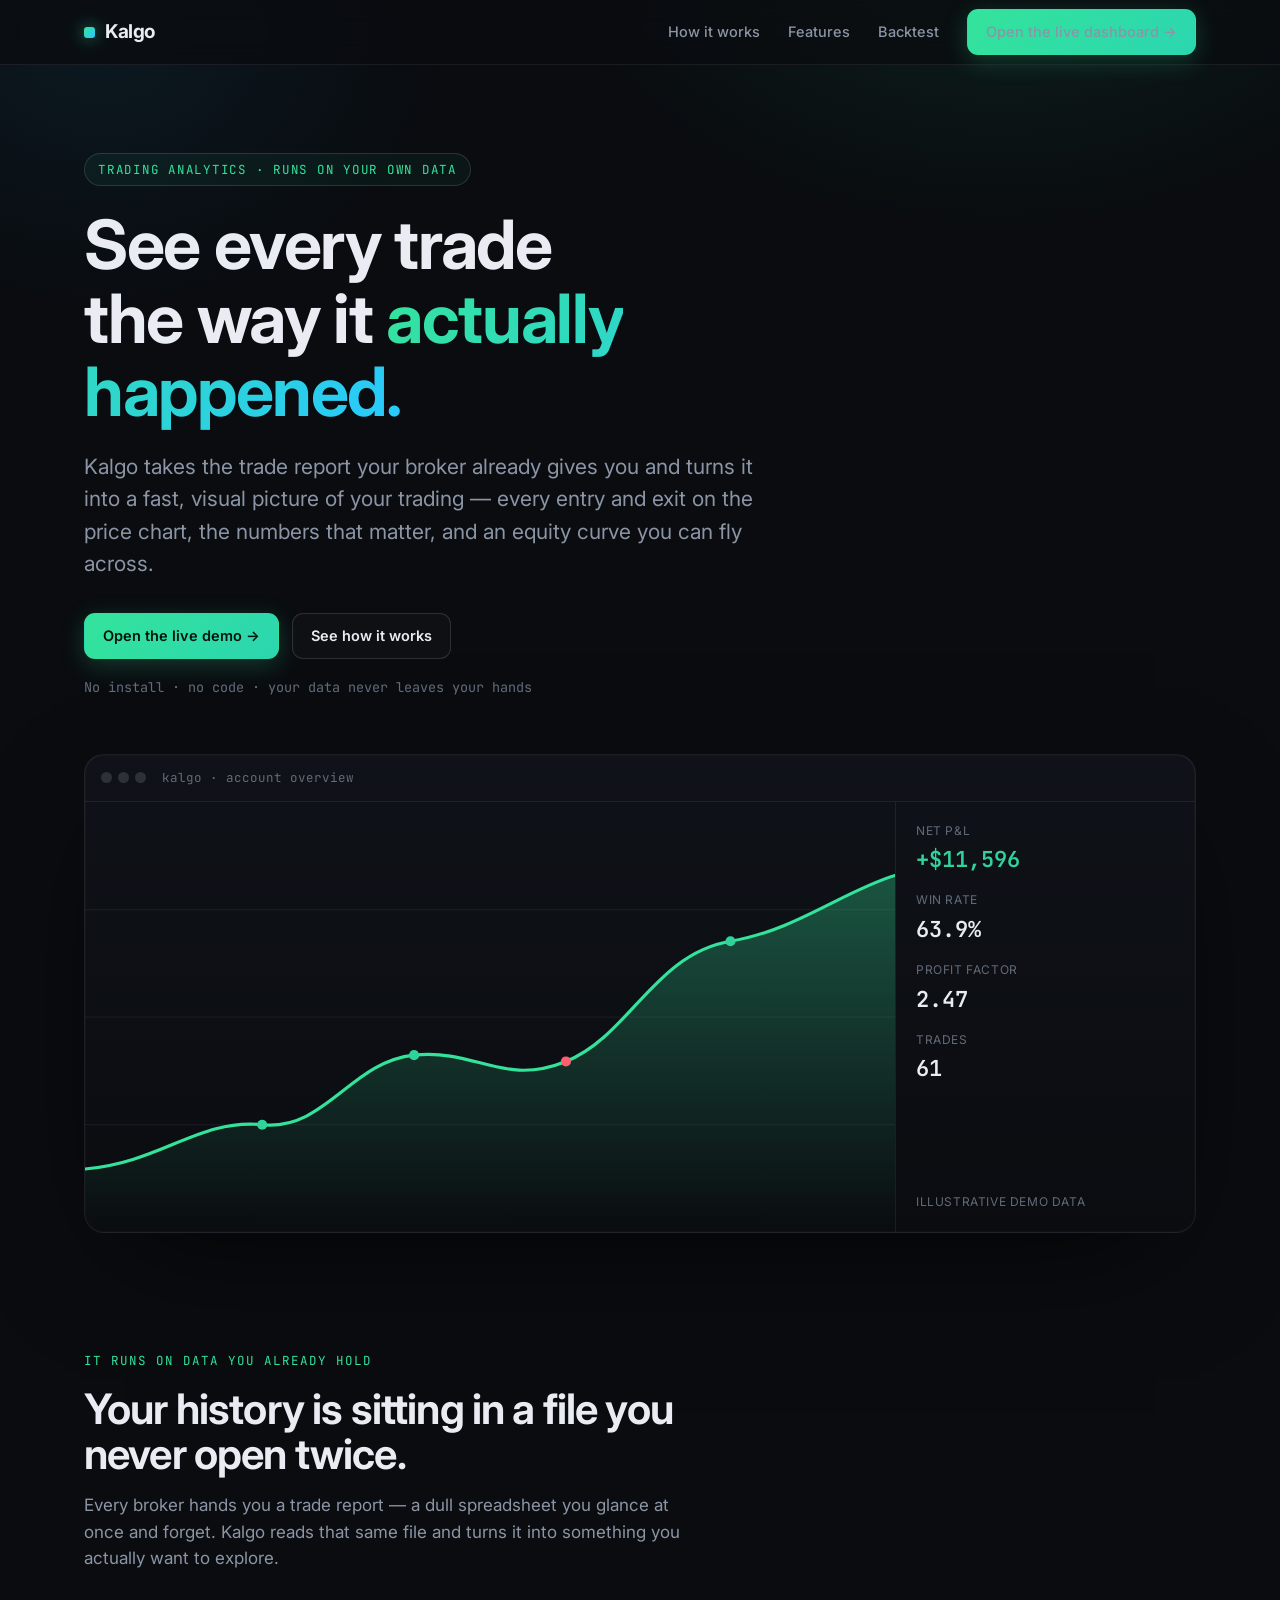
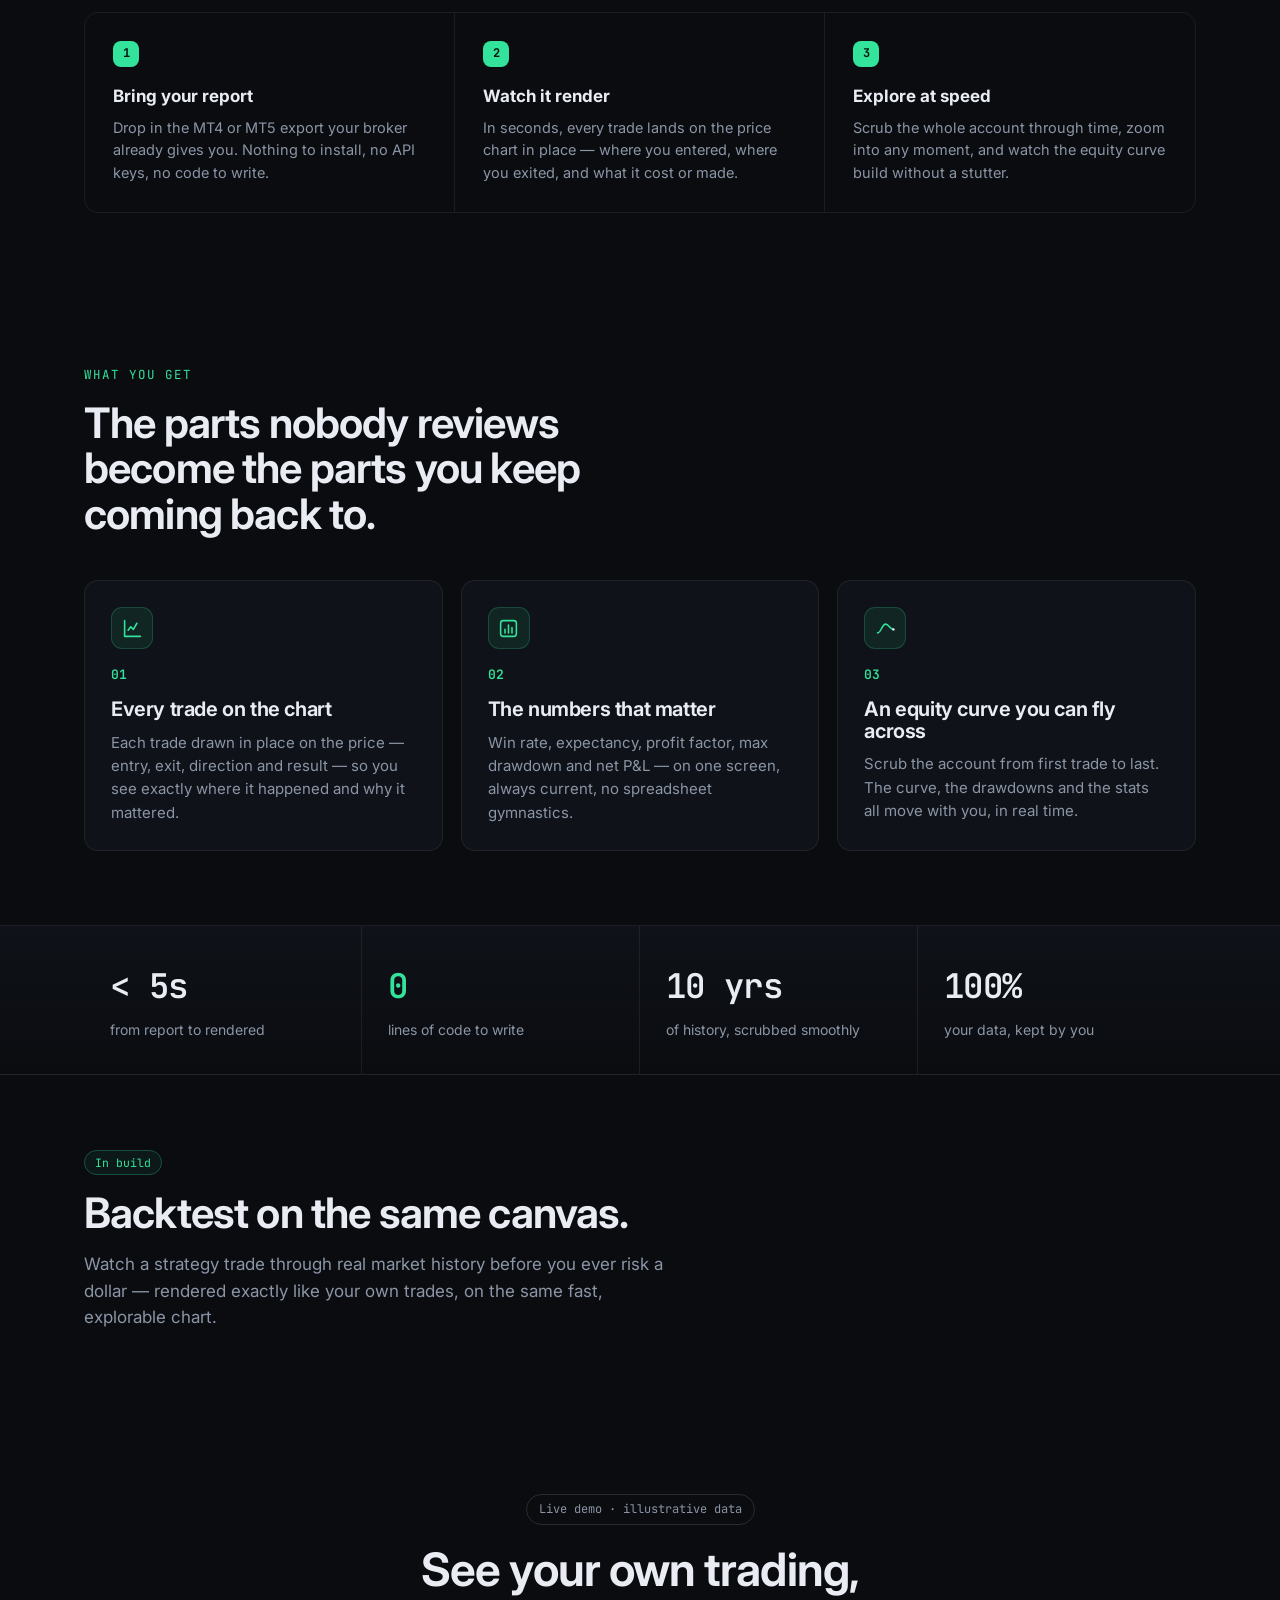
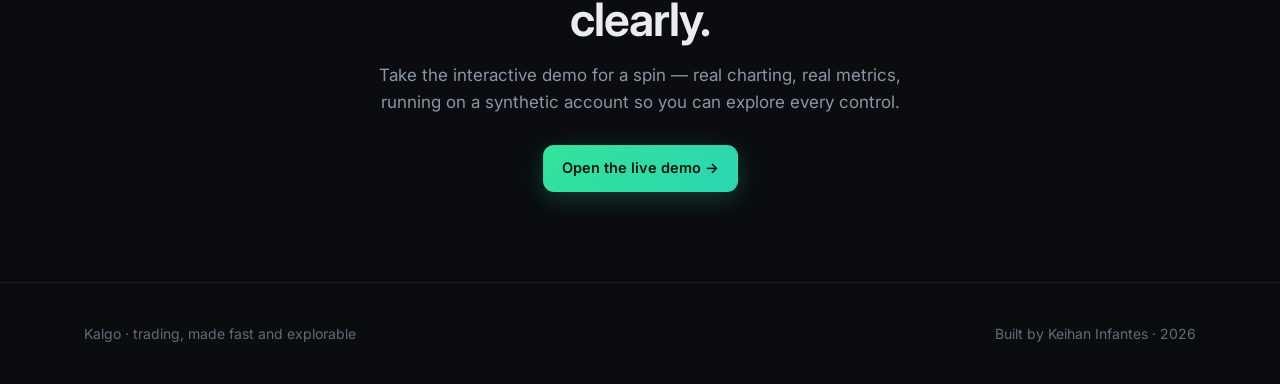
<file: index.html>
<!doctype html>
<html lang="en">
<head>
<meta charset="utf-8">
<meta name="viewport" content="width=device-width,initial-scale=1">
<title>Kalgo — see your trading clearly</title>
<meta name="description" content="Kalgo turns the trade report your broker already gives you into a fast, visual picture — every trade on the chart, the numbers that matter, and an equity curve you can fly across.">
<link rel="preconnect" href="https://fonts.googleapis.com">
<link rel="preconnect" href="https://fonts.gstatic.com" crossorigin>
<link href="https://fonts.googleapis.com/css2?family=Inter:wght@400;500;600;700&family=JetBrains+Mono:wght@400;500;600&display=swap" rel="stylesheet">
<link rel="stylesheet" href="styles.css">
</head>
<body>

<nav class="nav">
  <div class="wrap">
    <a class="brand" href="index.html"><span class="dot"></span>Kalgo</a>
    <div class="nav-links">
      <a href="#how">How it works</a>
      <a href="#features">Features</a>
      <a href="#backtest">Backtest</a>
      <a class="btn btn-primary" href="https://kalgo-kis.github.io/kalgo-dash-v2/">Open the live dashboard →</a>
    </div>
  </div>
</nav>

<header class="hero">
  <div class="wrap">
    <span class="eyebrow">Trading analytics · runs on your own data</span>
    <h1>See every trade<br>the way it <span class="grad">actually happened.</span></h1>
    <p class="sub">Kalgo takes the trade report your broker already gives you and turns it into a fast, visual picture of your trading — every entry and exit on the price chart, the numbers that matter, and an equity curve you can fly across.</p>
    <div class="cta">
      <a class="btn btn-primary" href="https://kalgo-kis.github.io/kalgo-dash-v2/">Open the live demo →</a>
      <a class="btn btn-ghost" href="#how">See how it works</a>
    </div>
    <p class="hero-note">No install · no code · your data never leaves your hands</p>

    <div class="hero-visual reveal">
      <div class="hv-bar"><span class="dots"><i></i><i></i><i></i></span><span class="url">kalgo · account overview</span></div>
      <div class="hv-body">
        <div class="hv-chart">
          <svg viewBox="0 0 640 340" preserveAspectRatio="none" style="width:100%;height:100%;display:block">
            <defs>
              <linearGradient id="eq" x1="0" y1="0" x2="0" y2="1">
                <stop offset="0" stop-color="rgba(52,227,155,.32)"/>
                <stop offset="1" stop-color="rgba(52,227,155,0)"/>
              </linearGradient>
            </defs>
            <g stroke="rgba(255,255,255,.05)">
              <line x1="0" y1="85" x2="640" y2="85"/><line x1="0" y1="170" x2="640" y2="170"/><line x1="0" y1="255" x2="640" y2="255"/>
            </g>
            <path id="eqfill" d="M0,300 L0,290 C60,285 90,250 140,255 C190,260 210,205 260,200 C310,195 330,225 380,205 C430,185 450,120 510,110 C560,102 600,70 640,58 L640,340 L0,340 Z" fill="url(#eq)"/>
            <path id="eqline" d="M0,290 C60,285 90,250 140,255 C190,260 210,205 260,200 C310,195 330,225 380,205 C430,185 450,120 510,110 C560,102 600,70 640,58" fill="none" stroke="#34e39b" stroke-width="2.5" stroke-linecap="round"/>
            <!-- trade markers -->
            <g>
              <circle cx="140" cy="255" r="4" fill="#2fd39b"/><circle cx="260" cy="200" r="4" fill="#2fd39b"/>
              <circle cx="380" cy="205" r="4" fill="#ff5f6d"/><circle cx="510" cy="110" r="4" fill="#2fd39b"/>
            </g>
          </svg>
        </div>
        <div class="hv-side">
          <div class="stat"><span class="k">Net P&amp;L</span><span class="v pos mono">+$11,596</span></div>
          <div class="stat"><span class="k">Win rate</span><span class="v mono">63.9%</span></div>
          <div class="stat"><span class="k">Profit factor</span><span class="v mono">2.47</span></div>
          <div class="stat"><span class="k">Trades</span><span class="v mono">61</span></div>
          <div class="stat" style="margin-top:auto"><span class="k" style="color:var(--muted-2)">Illustrative demo data</span></div>
        </div>
      </div>
    </div>
  </div>
</header>

<section id="how">
  <div class="wrap">
    <div class="section-head reveal">
      <span class="kicker">It runs on data you already hold</span>
      <h2>Your history is sitting in a file you never open twice.</h2>
      <p>Every broker hands you a trade report — a dull spreadsheet you glance at once and forget. Kalgo reads that same file and turns it into something you actually want to explore.</p>
    </div>
    <div class="steps">
      <div class="step reveal"><span class="n">1</span><h4>Bring your report</h4><p>Drop in the MT4 or MT5 export your broker already gives you. Nothing to install, no API keys, no code to write.</p></div>
      <div class="step reveal"><span class="n">2</span><h4>Watch it render</h4><p>In seconds, every trade lands on the price chart in place — where you entered, where you exited, and what it cost or made.</p></div>
      <div class="step reveal"><span class="n">3</span><h4>Explore at speed</h4><p>Scrub the whole account through time, zoom into any moment, and watch the equity curve build without a stutter.</p></div>
    </div>
  </div>
</section>

<section id="features">
  <div class="wrap">
    <div class="section-head reveal">
      <span class="kicker">What you get</span>
      <h2>The parts nobody reviews become the parts you keep coming back to.</h2>
    </div>
    <div class="grid-3">
      <div class="card reveal">
        <div class="ico"><svg viewBox="0 0 24 24" fill="none" stroke-width="1.8" stroke-linecap="round" stroke-linejoin="round"><path d="M3 3v18h18"/><path d="M7 14l3-4 3 3 4-7"/></svg></div>
        <div class="num">01</div><h3>Every trade on the chart</h3>
        <p>Each trade drawn in place on the price — entry, exit, direction and result — so you see exactly where it happened and why it mattered.</p>
      </div>
      <div class="card reveal">
        <div class="ico"><svg viewBox="0 0 24 24" fill="none" stroke-width="1.8" stroke-linecap="round" stroke-linejoin="round"><rect x="3" y="3" width="18" height="18" rx="3"/><path d="M8 13v4M12 8v9M16 11v6"/></svg></div>
        <div class="num">02</div><h3>The numbers that matter</h3>
        <p>Win rate, expectancy, profit factor, max drawdown and net P&amp;L — on one screen, always current, no spreadsheet gymnastics.</p>
      </div>
      <div class="card reveal">
        <div class="ico"><svg viewBox="0 0 24 24" fill="none" stroke-width="1.8" stroke-linecap="round" stroke-linejoin="round"><path d="M3 17c4 0 5-10 9-10s5 6 9 6"/><circle cx="21" cy="13" r="1.4" fill="currentColor" stroke="none"/></svg></div>
        <div class="num">03</div><h3>An equity curve you can fly across</h3>
        <p>Scrub the account from first trade to last. The curve, the drawdowns and the stats all move with you, in real time.</p>
      </div>
    </div>
  </div>
</section>

<div class="band">
  <div class="wrap">
    <div class="metrics">
      <div class="metric"><div class="v mono">&lt; 5s</div><div class="k">from report to rendered</div></div>
      <div class="metric"><div class="v mono accent">0</div><div class="k">lines of code to write</div></div>
      <div class="metric"><div class="v mono">10&nbsp;yrs</div><div class="k">of history, scrubbed smoothly</div></div>
      <div class="metric"><div class="v mono">100%</div><div class="k">your data, kept by you</div></div>
    </div>
  </div>
</div>

<section id="backtest">
  <div class="wrap">
    <div class="section-head reveal">
      <span class="badge-demo">In build</span>
      <h2 style="margin-top:16px">Backtest on the same canvas.</h2>
      <p>Watch a strategy trade through real market history before you ever risk a dollar — rendered exactly like your own trades, on the same fast, explorable chart.</p>
    </div>
  </div>
</section>

<div class="cta-band">
  <div class="wrap reveal">
    <span class="pill">Live demo · illustrative data</span>
    <h2>See your own trading, clearly.</h2>
    <p>Take the interactive demo for a spin — real charting, real metrics, running on a synthetic account so you can explore every control.</p>
    <a class="btn btn-primary" href="https://kalgo-kis.github.io/kalgo-dash-v2/">Open the live demo →</a>
  </div>
</div>

<footer>
  <div class="wrap">
    <span>Kalgo · trading, made fast and explorable</span>
    <span>Built by Keihan Infantes · 2026</span>
  </div>
</footer>

<script>
  const io=new IntersectionObserver((es)=>es.forEach(e=>{if(e.isIntersecting){e.target.classList.add('in');io.unobserve(e.target)}}),{threshold:.12});
  document.querySelectorAll('.reveal').forEach(el=>io.observe(el));
  // animate hero equity line draw
  const line=document.getElementById('eqline');
  if(line){const len=line.getTotalLength();line.style.strokeDasharray=len;line.style.strokeDashoffset=len;
    requestAnimationFrame(()=>{line.style.transition='stroke-dashoffset 1.8s ease';line.style.strokeDashoffset=0;});}
</script>
</body>
</html>
</file>
<file: styles.css>
/* Kalgo — original site styles. Author: Keihan Infantes. */
:root{
  --bg:#0a0c10; --bg-2:#0f1218; --bg-3:#151b24; --raised:#1a212b;
  --line:rgba(255,255,255,.07); --line-2:rgba(255,255,255,.13);
  --text:#e9edf3; --muted:#8b95a5; --muted-2:#616b7a;
  --accent:#34e39b; --accent-2:#28c9ff; --accent-ink:#05130d;
  --up:#2fd39b; --down:#ff5f6d;
  --r:14px; --r-lg:20px;
  --mono:"JetBrains Mono",ui-monospace,SFMono-Regular,Menlo,monospace;
  --sans:"Inter",-apple-system,BlinkMacSystemFont,"Segoe UI",Roboto,sans-serif;
  --maxw:1160px;
}
*{box-sizing:border-box}
html{scroll-behavior:smooth}
body{
  margin:0; background:var(--bg); color:var(--text); font-family:var(--sans);
  font-size:16px; line-height:1.55; -webkit-font-smoothing:antialiased;
  overflow-x:hidden;
}
body::before{ /* ambient glow */
  content:""; position:fixed; inset:0; z-index:-1; pointer-events:none;
  background:
    radial-gradient(60vw 40vw at 78% -8%, rgba(52,227,155,.10), transparent 60%),
    radial-gradient(50vw 40vw at 8% 4%, rgba(40,201,255,.07), transparent 55%);
}
a{color:inherit;text-decoration:none}
h1,h2,h3{line-height:1.08;letter-spacing:-.02em;margin:0;font-weight:650}
p{margin:0}
.wrap{max-width:var(--maxw);margin:0 auto;padding:0 24px}
.mono{font-family:var(--mono)}
.muted{color:var(--muted)}
.accent{color:var(--accent)}

/* nav */
.nav{position:sticky;top:0;z-index:50;backdrop-filter:blur(12px);
  background:rgba(10,12,16,.72);border-bottom:1px solid var(--line)}
.nav .wrap{display:flex;align-items:center;justify-content:space-between;height:64px}
.brand{display:flex;align-items:center;gap:10px;font-weight:700;letter-spacing:-.02em;font-size:19px}
.brand .dot{width:11px;height:11px;border-radius:3px;background:linear-gradient(135deg,var(--accent),var(--accent-2));box-shadow:0 0 16px rgba(52,227,155,.6)}
.nav-links{display:flex;gap:28px;align-items:center}
.nav-links a{color:var(--muted);font-size:14.5px;font-weight:500;transition:color .15s}
.nav-links a:hover{color:var(--text)}
@media(max-width:720px){.nav-links a:not(.btn){display:none}}

/* buttons */
.btn{display:inline-flex;align-items:center;gap:8px;padding:11px 18px;border-radius:11px;
  font-weight:600;font-size:14.5px;cursor:pointer;border:1px solid transparent;transition:.16s;white-space:nowrap}
.btn-primary{background:linear-gradient(135deg,var(--accent),#2bd6b0);color:var(--accent-ink);
  box-shadow:0 6px 24px rgba(52,227,155,.22)}
.btn-primary:hover{transform:translateY(-1px);box-shadow:0 10px 30px rgba(52,227,155,.32)}
.btn-ghost{border-color:var(--line-2);color:var(--text);background:rgba(255,255,255,.02)}
.btn-ghost:hover{border-color:var(--muted);background:rgba(255,255,255,.05)}
.btn svg{width:16px;height:16px}

/* hero */
.hero{padding:88px 0 40px;position:relative}
.eyebrow{display:inline-flex;align-items:center;gap:8px;font-family:var(--mono);font-size:12.5px;
  letter-spacing:.06em;text-transform:uppercase;color:var(--accent);
  border:1px solid var(--line-2);border-radius:999px;padding:6px 13px;background:rgba(52,227,155,.05)}
.hero h1{font-size:clamp(38px,6vw,68px);margin:22px 0 0;font-weight:680;max-width:14ch}
.hero h1 .grad{background:linear-gradient(120deg,var(--accent),var(--accent-2));-webkit-background-clip:text;background-clip:text;color:transparent}
.hero .sub{font-size:clamp(17px,2.2vw,21px);color:var(--muted);margin-top:22px;max-width:52ch}
.hero .cta{display:flex;gap:13px;margin-top:32px;flex-wrap:wrap}
.hero-note{margin-top:18px;font-size:13.5px;color:var(--muted-2);font-family:var(--mono)}

/* hero visual */
.hero-visual{margin-top:56px;border:1px solid var(--line);border-radius:var(--r-lg);
  background:linear-gradient(180deg,var(--bg-2),var(--bg));overflow:hidden;
  box-shadow:0 40px 120px -40px rgba(0,0,0,.8),0 0 0 1px rgba(255,255,255,.02) inset}
.hv-bar{display:flex;align-items:center;gap:8px;padding:13px 16px;border-bottom:1px solid var(--line);color:var(--muted-2)}
.hv-bar .dots{display:flex;gap:6px}.hv-bar .dots i{width:11px;height:11px;border-radius:50%;background:var(--line-2);display:block}
.hv-bar .url{font-family:var(--mono);font-size:12.5px;margin-left:8px}
.hv-body{display:grid;grid-template-columns:1fr 300px;min-height:340px}
@media(max-width:820px){.hv-body{grid-template-columns:1fr}}
.hv-chart{position:relative}
.hv-side{border-left:1px solid var(--line);padding:20px;display:flex;flex-direction:column;gap:14px}
@media(max-width:820px){.hv-side{border-left:none;border-top:1px solid var(--line)}}
.stat{display:flex;flex-direction:column;gap:3px}
.stat .k{font-size:12px;color:var(--muted-2);text-transform:uppercase;letter-spacing:.05em}
.stat .v{font-family:var(--mono);font-size:22px;font-weight:600}
.v.pos{color:var(--up)}.v.neg{color:var(--down)}

/* sections */
section{padding:74px 0}
.section-head{max-width:60ch}
.section-head .kicker{font-family:var(--mono);font-size:12.5px;letter-spacing:.08em;text-transform:uppercase;color:var(--accent)}
.section-head h2{font-size:clamp(28px,4vw,42px);margin-top:14px}
.section-head p{color:var(--muted);font-size:17px;margin-top:16px}

/* feature grid */
.grid-3{display:grid;grid-template-columns:repeat(3,1fr);gap:18px;margin-top:44px}
@media(max-width:860px){.grid-3{grid-template-columns:1fr}}
.card{background:var(--bg-2);border:1px solid var(--line);border-radius:var(--r);padding:26px;transition:.2s}
.card:hover{border-color:var(--line-2);transform:translateY(-3px);background:var(--bg-3)}
.card .num{font-family:var(--mono);color:var(--accent);font-size:13px;font-weight:600}
.card h3{font-size:20px;margin:14px 0 10px}
.card p{color:var(--muted);font-size:15px}
.card .ico{width:42px;height:42px;border-radius:11px;display:grid;place-items:center;
  background:rgba(52,227,155,.09);border:1px solid rgba(52,227,155,.2);margin-bottom:16px}
.card .ico svg{width:21px;height:21px;stroke:var(--accent)}

/* metrics band */
.band{background:linear-gradient(180deg,var(--bg-2),var(--bg));border-top:1px solid var(--line);border-bottom:1px solid var(--line)}
.metrics{display:grid;grid-template-columns:repeat(4,1fr);gap:0}
@media(max-width:720px){.metrics{grid-template-columns:repeat(2,1fr)}}
.metric{padding:34px 26px;border-right:1px solid var(--line)}
.metric:last-child{border-right:none}
@media(max-width:720px){.metric{border-right:none;border-bottom:1px solid var(--line)}}
.metric .v{font-family:var(--mono);font-size:34px;font-weight:600;letter-spacing:-.02em}
.metric .k{color:var(--muted);font-size:14px;margin-top:6px}

/* steps */
.steps{display:grid;grid-template-columns:repeat(3,1fr);gap:0;margin-top:40px;border:1px solid var(--line);border-radius:var(--r);overflow:hidden}
@media(max-width:860px){.steps{grid-template-columns:1fr}}
.step{padding:28px;border-right:1px solid var(--line)}
.step:last-child{border-right:none}
@media(max-width:860px){.step{border-right:none;border-bottom:1px solid var(--line)}}
.step .n{font-family:var(--mono);font-size:12px;color:var(--accent-ink);background:var(--accent);width:26px;height:26px;border-radius:8px;display:grid;place-items:center;font-weight:700}
.step h4{margin:16px 0 8px;font-size:17px}
.step p{color:var(--muted);font-size:14.5px}

/* cta band */
.cta-band{text-align:center;padding:90px 0}
.cta-band h2{font-size:clamp(30px,4.5vw,46px);max-width:18ch;margin:0 auto}
.cta-band p{color:var(--muted);margin:18px auto 30px;max-width:48ch;font-size:17px}
.pill{display:inline-block;font-family:var(--mono);font-size:12px;color:var(--muted);
  border:1px solid var(--line-2);border-radius:999px;padding:5px 12px;margin-bottom:20px}

/* footer */
footer{border-top:1px solid var(--line);padding:40px 0;color:var(--muted-2);font-size:14px}
footer .wrap{display:flex;justify-content:space-between;align-items:center;flex-wrap:wrap;gap:14px}
.badge-demo{font-family:var(--mono);font-size:11.5px;color:var(--accent);
  border:1px solid rgba(52,227,155,.28);border-radius:999px;padding:4px 10px;background:rgba(52,227,155,.06)}

/* reveal on scroll */
.reveal{opacity:0;transform:translateY(18px);transition:opacity .7s ease,transform .7s ease}
.reveal.in{opacity:1;transform:none}

/* demo page */
.demo-shell{max-width:1280px;margin:0 auto;padding:24px}
.demo-top{display:flex;align-items:center;justify-content:space-between;gap:16px;margin-bottom:20px;flex-wrap:wrap}
.demo-top .title{display:flex;align-items:center;gap:12px}
.demo-top h1{font-size:22px}
.demo-layout{display:grid;grid-template-columns:1fr 320px;gap:18px}
@media(max-width:960px){.demo-layout{grid-template-columns:1fr}}
.panel{background:var(--bg-2);border:1px solid var(--line);border-radius:var(--r);overflow:hidden}
.panel-h{display:flex;align-items:center;justify-content:space-between;padding:14px 18px;border-bottom:1px solid var(--line)}
.panel-h h3{font-size:15px;font-weight:600}
.panel-h .tag{font-family:var(--mono);font-size:12px;color:var(--muted-2)}
#price-chart{height:420px;width:100%}
#equity-chart{height:200px;width:100%}
.side-metrics{display:grid;grid-template-columns:1fr 1fr;gap:1px;background:var(--line)}
.sm{background:var(--bg-2);padding:16px 18px}
.sm .k{font-size:12px;color:var(--muted-2);text-transform:uppercase;letter-spacing:.04em}
.sm .v{font-family:var(--mono);font-size:22px;font-weight:600;margin-top:4px}
.scrubber{padding:18px}
.scrubber label{display:flex;justify-content:space-between;font-size:13px;color:var(--muted);margin-bottom:12px;font-family:var(--mono)}
input[type=range]{-webkit-appearance:none;width:100%;height:4px;border-radius:4px;
  background:linear-gradient(90deg,var(--accent) var(--pct,100%),var(--line-2) var(--pct,100%));outline:none}
input[type=range]::-webkit-slider-thumb{-webkit-appearance:none;width:18px;height:18px;border-radius:50%;
  background:var(--accent);cursor:pointer;box-shadow:0 0 0 4px rgba(52,227,155,.18)}
.legend{display:flex;gap:16px;font-size:12.5px;color:var(--muted);padding:0 18px 16px}
.legend span{display:flex;align-items:center;gap:6px}
.legend i{width:9px;height:9px;border-radius:2px;display:block}
.back{color:var(--muted);font-size:14px;display:inline-flex;gap:6px;align-items:center}
.back:hover{color:var(--text)}
</file>
